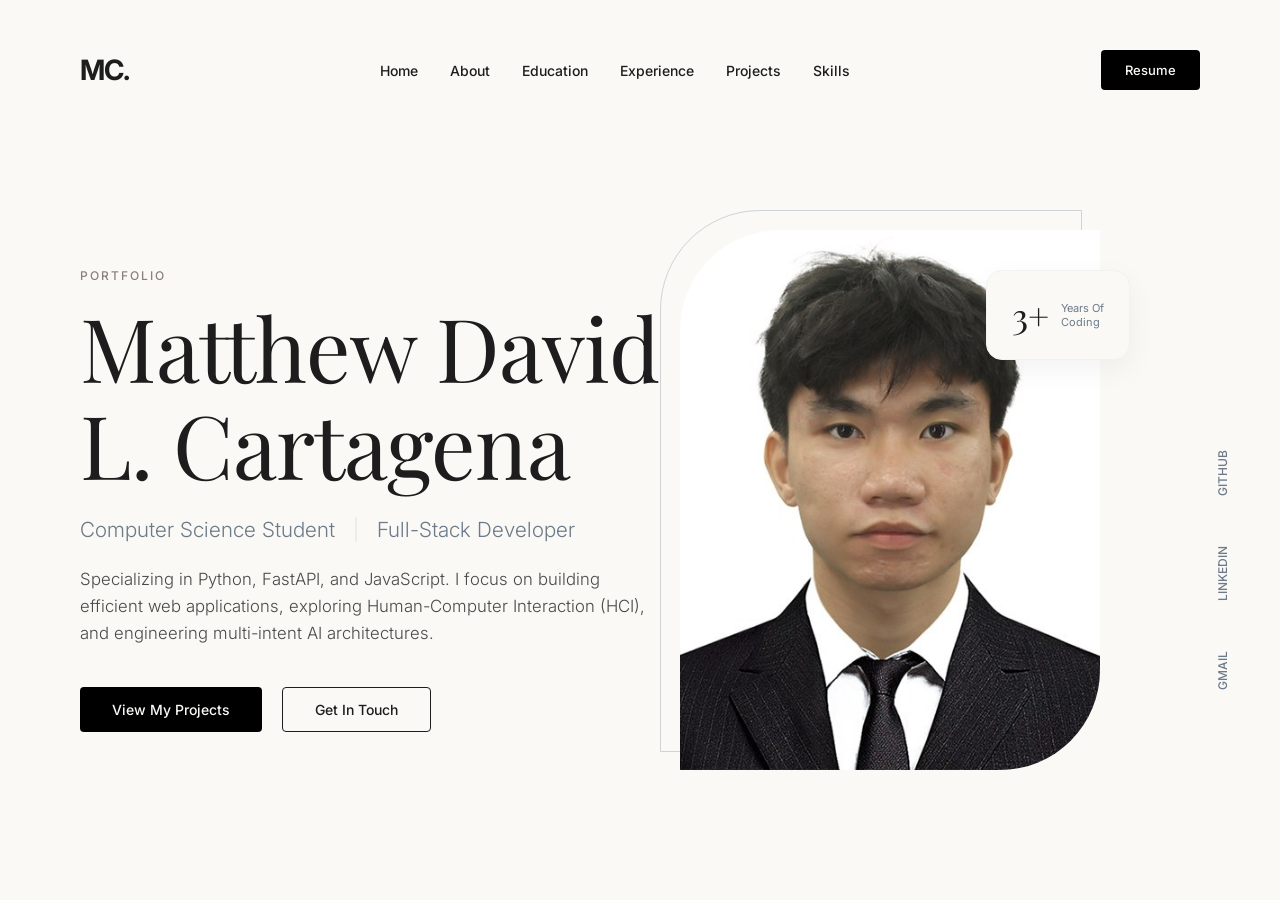
<file: index.html>
<!DOCTYPE html>
<html lang="en">
<head>
    <meta charset="UTF-8">
    <meta name="viewport" content="width=device-width, initial-scale=1.0">
    <title>Matthew David L. Cartagena | Portfolio</title>
    <link rel="preconnect" href="https://fonts.googleapis.com">
    <link rel="preconnect" href="https://fonts.gstatic.com" crossorigin>
    <link href="https://fonts.googleapis.com/css2?family=Inter:wght@300;400;500;600;700&family=Playfair+Display:wght@400;600&display=swap" rel="stylesheet">
    
    <link rel="stylesheet" href="css/styles.css">
    
    <script src="js/script.js" defer></script>
</head>
<body>

    <div class="portfolio-container">
        
        <div id="navbar-placeholder"></div>

        <main class="hero">
            <div class="hero-content fade-in">
                <span class="subtitle-top">Portfolio</span>
                <h1>Matthew David<br>L. Cartagena</h1>
                <h2>Computer Science Student <span class="divider">|</span> Full-Stack Developer</h2>
                <p class="hero-desc">
                    Specializing in Python, FastAPI, and JavaScript. I focus on building efficient web applications, exploring Human-Computer Interaction (HCI), and engineering multi-intent AI architectures.
                </p>
                <div class="actions">
                    <a href="portfolio/projects.html" class="btn-primary">View My Projects</a>
                    <a href="portfolio/contact.html" class="btn-secondary">Get In Touch</a>
                </div>
            </div>

            <div class="hero-image-container fade-in delay-1">
                <img src="assets/profilepic.jpg" alt="Developer Workspace" class="hero-image">
                <div class="badge">
                    <span class="badge-number">3+</span>
                    <span class="badge-text">Years Of<br>Coding</span>
                </div>
            </div>
        </main>

        <div class="social-links fade-in delay-2">
            <a href="#">Github</a>
            <a href="#">LinkedIn</a>
            <a href="#">Gmail</a>
        </div>

    </div>

</body>
</html>
</file>
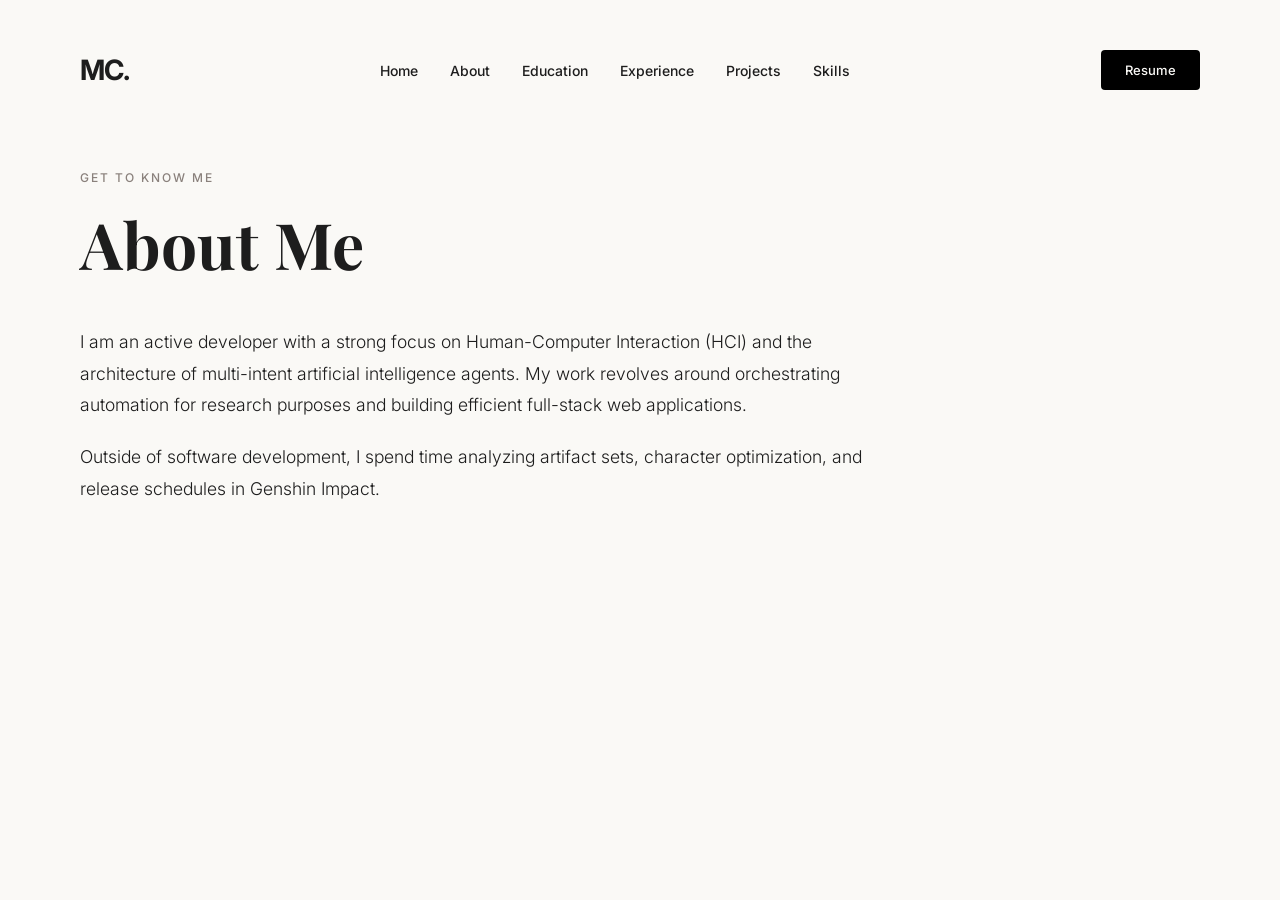
<file: porfolio/about.html>
<!DOCTYPE html>
<html lang="en">
<head>
    <meta charset="UTF-8">
    <meta name="viewport" content="width=device-width, initial-scale=1.0">
    <title>About | Matthew David L. Cartagena</title>
    <link rel="preconnect" href="https://fonts.googleapis.com">
    <link rel="preconnect" href="https://fonts.gstatic.com" crossorigin>
    <link href="https://fonts.googleapis.com/css2?family=Inter:wght@300;400;500;600;700&family=Playfair+Display:wght@400;600&display=swap" rel="stylesheet">
    
    <link rel="stylesheet" href="../css/styles.css">
    <script src="../js/script.js" defer></script>
</head>
<body>
    <div class="portfolio-container">
        <div id="navbar-placeholder"></div>

        <main class="fade-in delay-1" style="padding-top: 40px; max-width: 800px;">
            <span class="subtitle-top">Get To Know Me</span>
            <h1 style="font-family: var(--font-serif); font-size: 4rem; margin-bottom: 40px;">About Me</h1>
            
            <div style="color: var(--primary-text); font-size: 1.1rem; line-height: 1.8; font-weight: 300;">
                <p style="margin-bottom: 20px;">
                    I am an active developer with a strong focus on Human-Computer Interaction (HCI) and the architecture of multi-intent artificial intelligence agents. My work revolves around orchestrating automation for research purposes and building efficient full-stack web applications.
                </p>
                <p>
                    Outside of software development, I spend time analyzing artifact sets, character optimization, and release schedules in Genshin Impact.
                </p>
            </div>
        </main>
    </div>
</body>
</html>
</file>
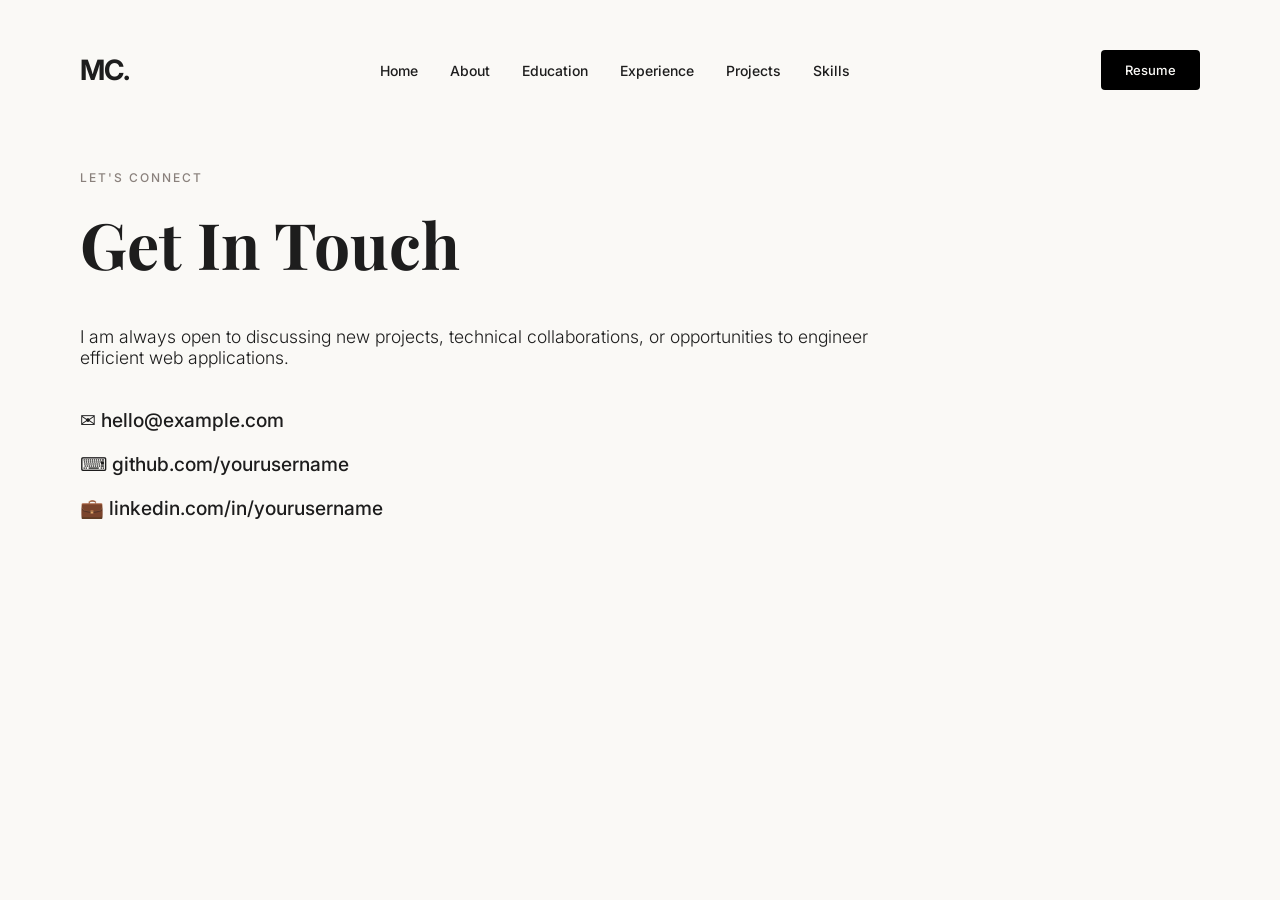
<file: porfolio/contact.html>
<!DOCTYPE html>
<html lang="en">
<head>
    <meta charset="UTF-8">
    <meta name="viewport" content="width=device-width, initial-scale=1.0">
    <title>Contact | Matthew David L. Cartagena</title>
    <link rel="preconnect" href="https://fonts.googleapis.com">
    <link rel="preconnect" href="https://fonts.gstatic.com" crossorigin>
    <link href="https://fonts.googleapis.com/css2?family=Inter:wght@300;400;500;600;700&family=Playfair+Display:wght@400;600&display=swap" rel="stylesheet">
    <link rel="stylesheet" href="../css/styles.css">
    <script src="../js/script.js" defer></script>
</head>
<body>
    <div class="portfolio-container">
        <div id="navbar-placeholder"></div>

        <main class="fade-in delay-1" style="padding-top: 40px; max-width: 800px;">
            <span class="subtitle-top">Let's Connect</span>
            <h1 style="font-family: var(--font-serif); font-size: 4rem; margin-bottom: 40px;">Get In Touch</h1>
            
            <div style="font-weight: 300; font-size: 1.1rem; margin-bottom: 40px;">
                <p>I am always open to discussing new projects, technical collaborations, or opportunities to engineer efficient web applications.</p>
            </div>

            <div style="display: flex; flex-direction: column; gap: 20px;">
                <a href="mailto:hello@example.com" style="color: var(--primary-text); text-decoration: none; font-size: 1.2rem; font-weight: 500;">✉ hello@example.com</a>
                <a href="#" style="color: var(--primary-text); text-decoration: none; font-size: 1.2rem; font-weight: 500;">⌨ github.com/yourusername</a>
                <a href="#" style="color: var(--primary-text); text-decoration: none; font-size: 1.2rem; font-weight: 500;">💼 linkedin.com/in/yourusername</a>
            </div>
        </main>
    </div>
</body>
</html>
</file>
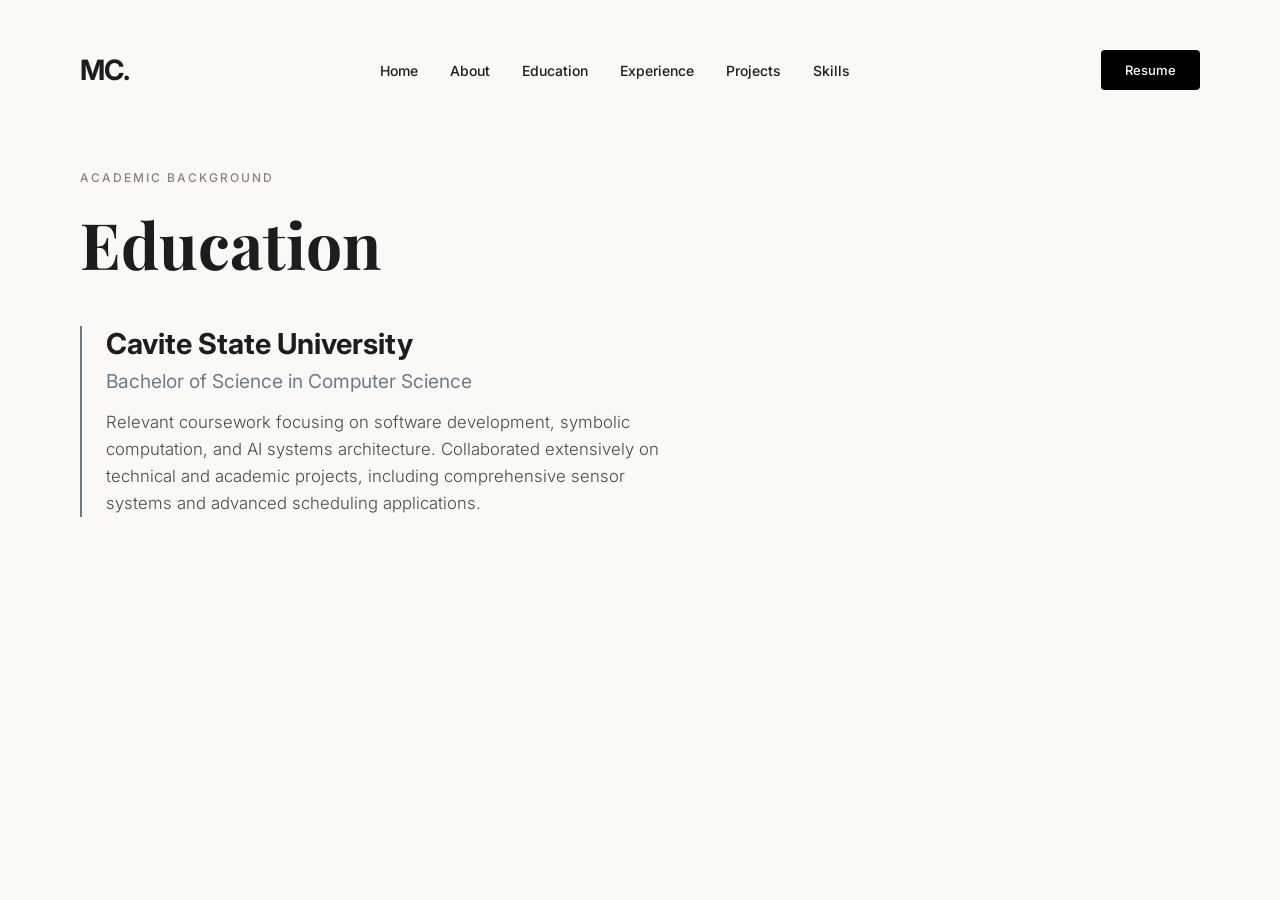
<file: porfolio/education.html>
<!DOCTYPE html>
<html lang="en">
<head>
    <meta charset="UTF-8">
    <meta name="viewport" content="width=device-width, initial-scale=1.0">
    <title>Education | Matthew David L. Cartagena</title>
    <link rel="preconnect" href="https://fonts.googleapis.com">
    <link rel="preconnect" href="https://fonts.gstatic.com" crossorigin>
    <link href="https://fonts.googleapis.com/css2?family=Inter:wght@300;400;500;600;700&family=Playfair+Display:wght@400;600&display=swap" rel="stylesheet">
    <link rel="stylesheet" href="../css/styles.css">
    <script src="../js/script.js" defer></script>
</head>
<body>
    <div class="portfolio-container">
        <div id="navbar-placeholder"></div>

        <main class="fade-in delay-1" style="padding-top: 40px; max-width: 800px;">
            <span class="subtitle-top">Academic Background</span>
            <h1 style="font-family: var(--font-serif); font-size: 4rem; margin-bottom: 40px;">Education</h1>
            
            <div style="border-left: 2px solid var(--accent-primary); padding-left: 24px; margin-bottom: 40px;">
                <h2 style="font-size: 1.8rem; margin-bottom: 8px;">Cavite State University</h2>
                <h3 style="font-size: 1.2rem; color: var(--accent-primary); font-weight: 400; margin-bottom: 16px;">Bachelor of Science in Computer Science</h3>
                <p class="hero-desc">
                    Relevant coursework focusing on software development, symbolic computation, and AI systems architecture. Collaborated extensively on technical and academic projects, including comprehensive sensor systems and advanced scheduling applications.
                </p>
            </div>
        </main>
    </div>
</body>
</html>
</file>
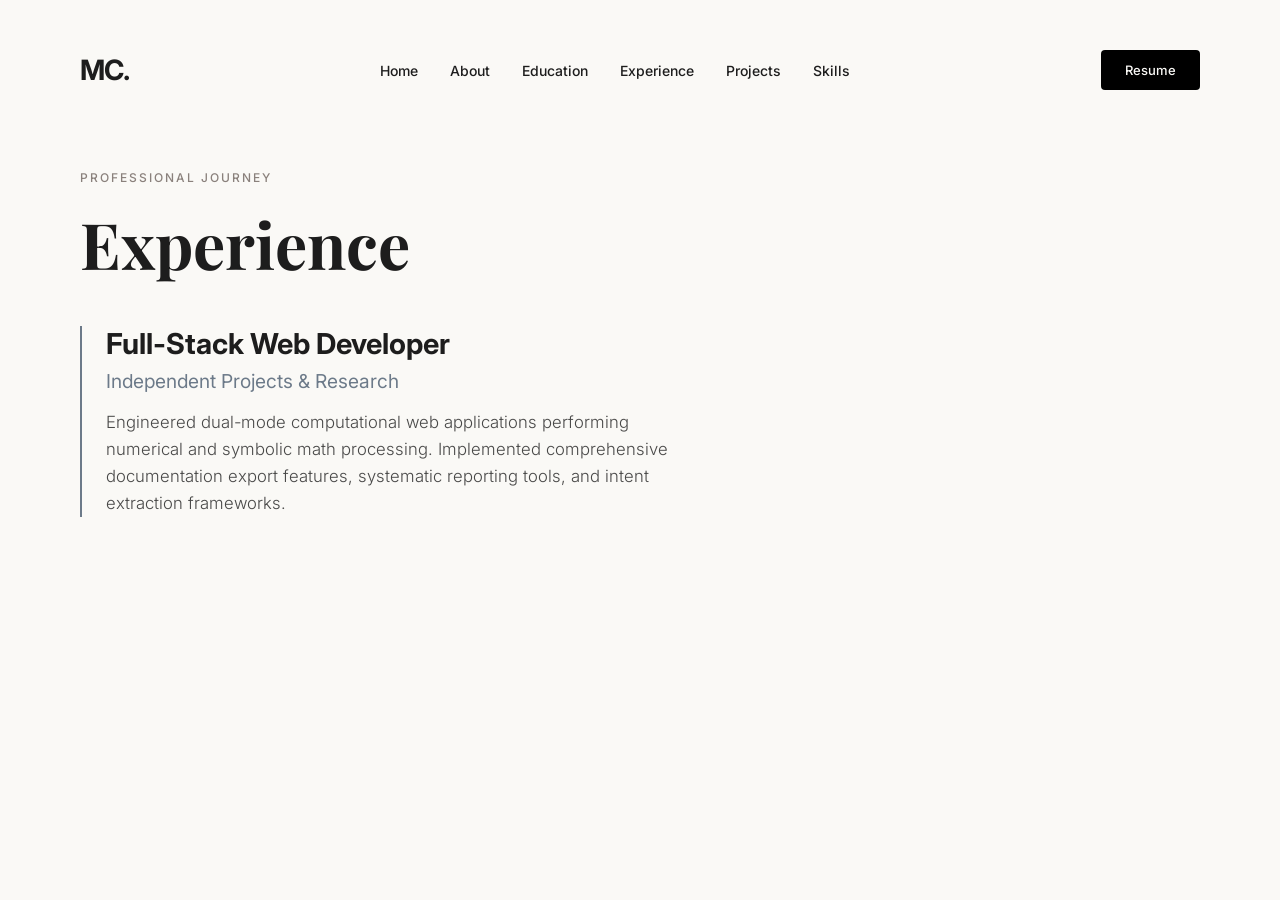
<file: porfolio/experience.html>
<!DOCTYPE html>
<html lang="en">
<head>
    <meta charset="UTF-8">
    <meta name="viewport" content="width=device-width, initial-scale=1.0">
    <title>Experience | Matthew David L. Cartagena</title>
    <link rel="preconnect" href="https://fonts.googleapis.com">
    <link rel="preconnect" href="https://fonts.gstatic.com" crossorigin>
    <link href="https://fonts.googleapis.com/css2?family=Inter:wght@300;400;500;600;700&family=Playfair+Display:wght@400;600&display=swap" rel="stylesheet">
    <link rel="stylesheet" href="../css/styles.css">
    <script src="../js/script.js" defer></script>
</head>
<body>
    <div class="portfolio-container">
        <div id="navbar-placeholder"></div>

        <main class="fade-in delay-1" style="padding-top: 40px; max-width: 800px;">
            <span class="subtitle-top">Professional Journey</span>
            <h1 style="font-family: var(--font-serif); font-size: 4rem; margin-bottom: 40px;">Experience</h1>
            
            <div style="border-left: 2px solid var(--accent-primary); padding-left: 24px; margin-bottom: 40px;">
                <h2 style="font-size: 1.8rem; margin-bottom: 8px;">Full-Stack Web Developer</h2>
                <h3 style="font-size: 1.2rem; color: var(--accent-primary); font-weight: 400; margin-bottom: 16px;">Independent Projects & Research</h3>
                <p class="hero-desc">
                    Engineered dual-mode computational web applications performing numerical and symbolic math processing. Implemented comprehensive documentation export features, systematic reporting tools, and intent extraction frameworks.
                </p>
            </div>
        </main>
    </div>
</body>
</html>
</file>
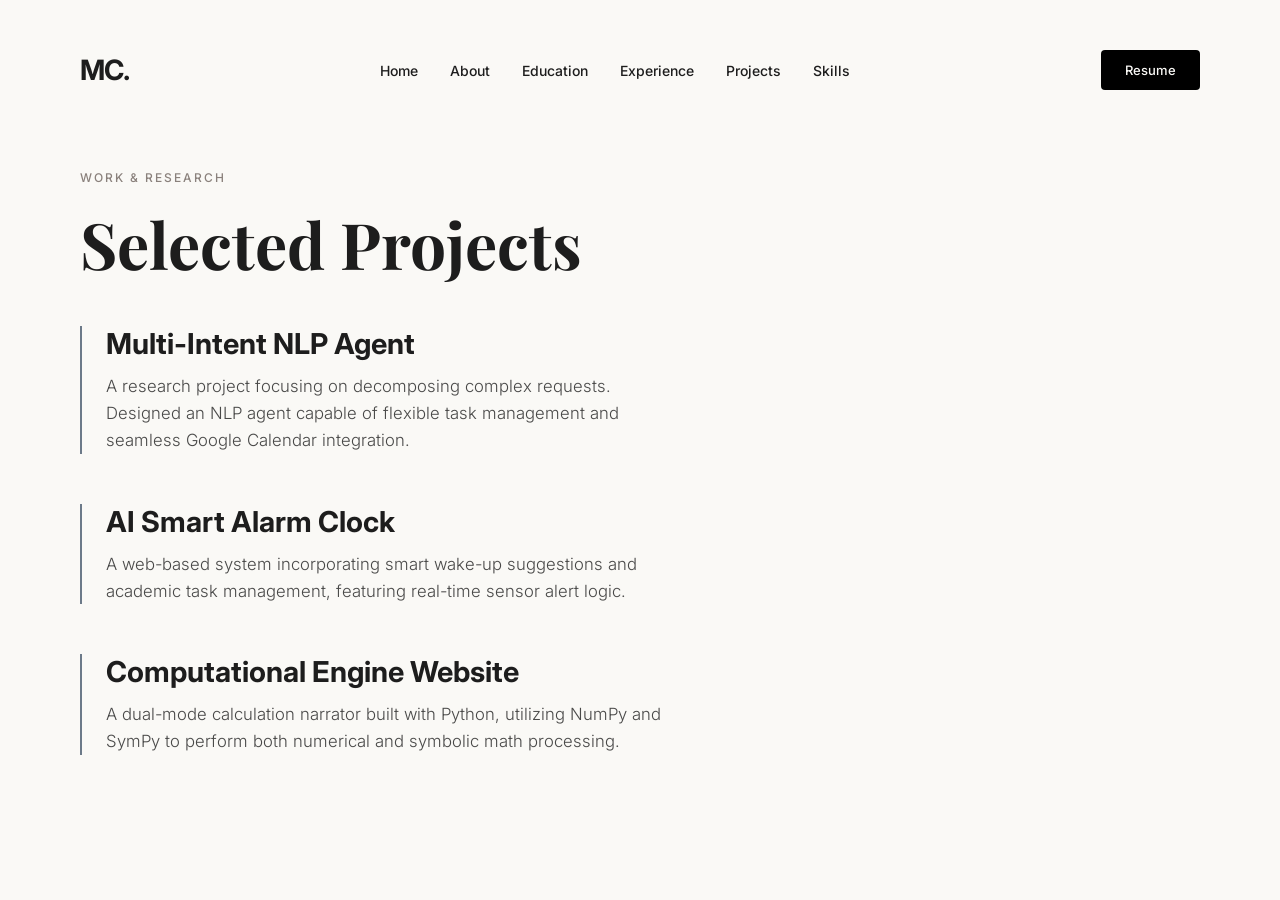
<file: porfolio/projects.html>
<!DOCTYPE html>
<html lang="en">
<head>
    <meta charset="UTF-8">
    <meta name="viewport" content="width=device-width, initial-scale=1.0">
    <title>Projects | Matthew David L. Cartagena</title>
    <link rel="preconnect" href="https://fonts.googleapis.com">
    <link rel="preconnect" href="https://fonts.gstatic.com" crossorigin>
    <link href="https://fonts.googleapis.com/css2?family=Inter:wght@300;400;500;600;700&family=Playfair+Display:wght@400;600&display=swap" rel="stylesheet">
    <link rel="stylesheet" href="../css/styles.css">
    <script src="../js/script.js" defer></script>
</head>
<body>
    <div class="portfolio-container">
        <div id="navbar-placeholder"></div>

        <main class="fade-in delay-1" style="padding-top: 40px; max-width: 800px;">
            <span class="subtitle-top">Work & Research</span>
            <h1 style="font-family: var(--font-serif); font-size: 4rem; margin-bottom: 40px;">Selected Projects</h1>
            
            <div style="margin-bottom: 50px; border-left: 2px solid var(--accent-primary); padding-left: 24px;">
                <h2 style="font-size: 1.8rem; margin-bottom: 12px; color: var(--primary-text);">Multi-Intent NLP Agent</h2>
                <p class="hero-desc" style="margin-bottom: 16px;">
                    A research project focusing on decomposing complex requests. Designed an NLP agent capable of flexible task management and seamless Google Calendar integration.
                </p>
            </div>

            <div style="margin-bottom: 50px; border-left: 2px solid var(--accent-primary); padding-left: 24px;">
                <h2 style="font-size: 1.8rem; margin-bottom: 12px; color: var(--primary-text);">AI Smart Alarm Clock</h2>
                <p class="hero-desc" style="margin-bottom: 16px;">
                    A web-based system incorporating smart wake-up suggestions and academic task management, featuring real-time sensor alert logic.
                </p>
            </div>
            
            <div style="margin-bottom: 50px; border-left: 2px solid var(--accent-primary); padding-left: 24px;">
                <h2 style="font-size: 1.8rem; margin-bottom: 12px; color: var(--primary-text);">Computational Engine Website</h2>
                <p class="hero-desc" style="margin-bottom: 16px;">
                    A dual-mode calculation narrator built with Python, utilizing NumPy and SymPy to perform both numerical and symbolic math processing.
                </p>
            </div>
        </main>
    </div>
</body>
</html>
</file>
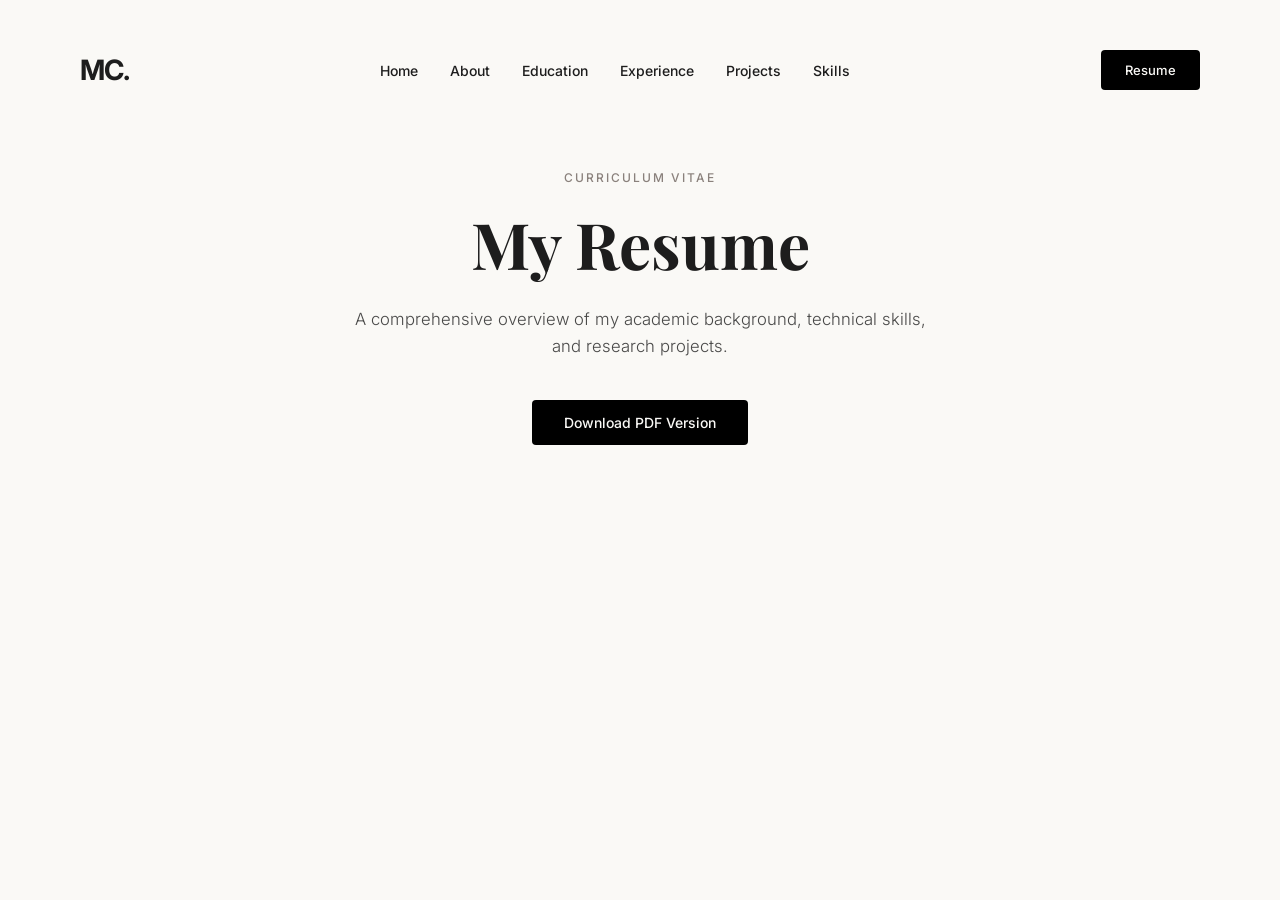
<file: porfolio/resume.html>
<!DOCTYPE html>
<html lang="en">
<head>
    <meta charset="UTF-8">
    <meta name="viewport" content="width=device-width, initial-scale=1.0">
    <title>Resume | Matthew David L. Cartagena</title>
    <link rel="preconnect" href="https://fonts.googleapis.com">
    <link rel="preconnect" href="https://fonts.gstatic.com" crossorigin>
    <link href="https://fonts.googleapis.com/css2?family=Inter:wght@300;400;500;600;700&family=Playfair+Display:wght@400;600&display=swap" rel="stylesheet">
    <link rel="stylesheet" href="../css/styles.css">
    <script src="../js/script.js" defer></script>
</head>
<body>
    <div class="portfolio-container">
        <div id="navbar-placeholder"></div>

        <main class="fade-in delay-1" style="padding-top: 40px; max-width: 800px; text-align: center; margin: 0 auto;">
            <span class="subtitle-top">Curriculum Vitae</span>
            <h1 style="font-family: var(--font-serif); font-size: 4rem; margin-bottom: 20px;">My Resume</h1>
            <p class="hero-desc" style="margin: 0 auto 40px auto;">
                A comprehensive overview of my academic background, technical skills, and research projects.
            </p>
            
            <a href="#" class="btn-primary" style="display: inline-block;">Download PDF Version</a>
        </main>
    </div>
</body>
</html>
</file>
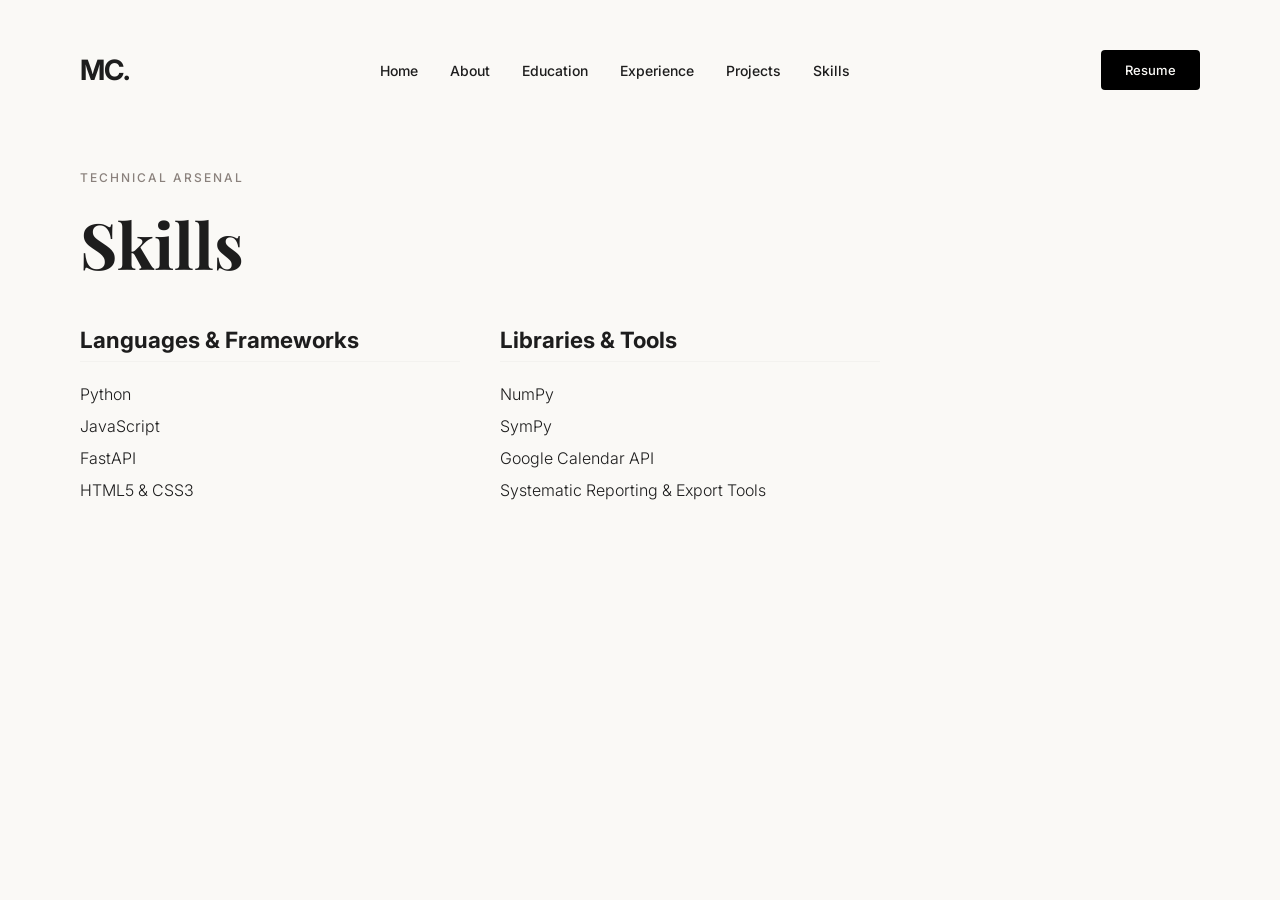
<file: porfolio/skills.html>
<!DOCTYPE html>
<html lang="en">
<head>
    <meta charset="UTF-8">
    <meta name="viewport" content="width=device-width, initial-scale=1.0">
    <title>Skills | Matthew David L. Cartagena</title>
    <link rel="preconnect" href="https://fonts.googleapis.com">
    <link rel="preconnect" href="https://fonts.gstatic.com" crossorigin>
    <link href="https://fonts.googleapis.com/css2?family=Inter:wght@300;400;500;600;700&family=Playfair+Display:wght@400;600&display=swap" rel="stylesheet">
    <link rel="stylesheet" href="../css/styles.css">
    <script src="../js/script.js" defer></script>
</head>
<body>
    <div class="portfolio-container">
        <div id="navbar-placeholder"></div>

        <main class="fade-in delay-1" style="padding-top: 40px; max-width: 800px;">
            <span class="subtitle-top">Technical Arsenal</span>
            <h1 style="font-family: var(--font-serif); font-size: 4rem; margin-bottom: 40px;">Skills</h1>
            
            <div style="display: grid; grid-template-columns: 1fr 1fr; gap: 40px;">
                <div>
                    <h2 style="font-size: 1.4rem; margin-bottom: 16px; border-bottom: 1px solid var(--bg-secondary); padding-bottom: 8px;">Languages & Frameworks</h2>
                    <ul style="list-style-type: none; line-height: 2; font-weight: 300;">
                        <li>Python</li>
                        <li>JavaScript</li>
                        <li>FastAPI</li>
                        <li>HTML5 & CSS3</li>
                    </ul>
                </div>
                <div>
                    <h2 style="font-size: 1.4rem; margin-bottom: 16px; border-bottom: 1px solid var(--bg-secondary); padding-bottom: 8px;">Libraries & Tools</h2>
                    <ul style="list-style-type: none; line-height: 2; font-weight: 300;">
                        <li>NumPy</li>
                        <li>SymPy</li>
                        <li>Google Calendar API</li>
                        <li>Systematic Reporting & Export Tools</li>
                    </ul>
                </div>
            </div>
        </main>
    </div>
</body>
</html>
</file>
<file: css/styles.css>
/* =========================================
   CSS Reset & Variables
   ========================================= */
   * {
    margin: 0;
    padding: 0;
    box-sizing: border-box;
}

:root {
    --primary-text: #1D1D1D;
    --accent-primary: #6C7A89;
    --accent-secondary: #8A817C;
    --bg-main: #FAF9F6;
    --bg-secondary: #F3F2EF;
    --btn-black: #000000;
    --btn-hover: #333333;
    --font-serif: 'Playfair Display', serif;
    --font-sans: 'Inter', sans-serif;
}

body {
    font-family: var(--font-sans);
    background-color: var(--bg-main);
    color: var(--primary-text);
    min-height: 100vh;
    -webkit-font-smoothing: antialiased;
}

::selection {
    background: var(--accent-primary);
    color: white;
}

/* =========================================
   Animations & Utilities
   ========================================= */
.fade-in {
    opacity: 0;
    animation: fadeIn 1.2s ease-out forwards;
}

.delay-1 { animation-delay: 0.2s; }
.delay-2 { animation-delay: 0.4s; }

@keyframes fadeIn {
    from { opacity: 0; transform: translateY(15px); }
    to { opacity: 1; transform: translateY(0); }
}

.divider {
    color: #E5E5E5;
    margin: 0 12px;
}

/* =========================================
   Layout Container
   ========================================= */
.portfolio-container {
    width: 100%;
    max-width: 1400px;
    margin: 0 auto;
    padding: 50px 80px;
    position: relative;
    min-height: 100vh;
    display: flex;
    flex-direction: column;
}

/* =========================================
   Navigation Header
   ========================================= */
header {
    display: flex;
    justify-content: space-between;
    align-items: center;
    padding-bottom: 40px;
}

.logo {
    font-family: var(--font-sans);
    font-size: 28px;
    font-weight: 700;
    letter-spacing: -1px;
    text-decoration: none;
    color: var(--primary-text);
}

nav ul {
    display: flex;
    list-style: none;
    gap: 32px;
    flex-wrap: wrap;
    justify-content: center;
}

nav a {
    text-decoration: none;
    color: var(--primary-text);
    font-size: 14px;
    font-weight: 500;
    transition: color 0.2s ease;
}

nav a:hover {
    color: var(--accent-primary);
}

.btn-nav {
    background-color: var(--btn-black);
    color: #FAF9F6;
    padding: 12px 24px;
    text-decoration: none;
    font-size: 13px;
    font-weight: 500;
    border-radius: 4px;
    transition: background-color 0.3s ease;
}

.btn-nav:hover {
    background-color: var(--btn-hover);
}

/* =========================================
   Hero Section
   ========================================= */
.hero {
    display: flex;
    justify-content: space-between;
    align-items: center;
    flex-grow: 1;
    padding-right: 100px;
    padding-top: 20px;
}

.hero-content {
    max-width: 650px;
}

.subtitle-top {
    color: var(--accent-secondary);
    font-weight: 500;
    letter-spacing: 2px;
    text-transform: uppercase;
    font-size: 12px;
    margin-bottom: 16px;
    display: block;
}

.hero-content h1 {
    font-family: var(--font-serif);
    font-size: 5.5rem;
    line-height: 1.1;
    font-weight: 400;
    margin-bottom: 24px;
    letter-spacing: -1px;
    color: var(--primary-text);
}

.hero-content h2 {
    font-size: 1.3rem;
    color: var(--accent-primary);
    font-weight: 300;
    margin-bottom: 24px;
}

.hero-desc {
    font-size: 1.05rem;
    line-height: 1.6;
    color: rgba(29, 29, 29, 0.8);
    font-weight: 300;
    margin-bottom: 40px;
    max-width: 580px;
}

.actions {
    display: flex;
    align-items: center;
    gap: 20px;
}

.btn-primary {
    background-color: var(--btn-black);
    color: #FAF9F6;
    padding: 14px 32px;
    text-decoration: none;
    font-size: 14px;
    font-weight: 500;
    border-radius: 4px;
    transition: background-color 0.3s ease;
}

.btn-primary:hover {
    background-color: var(--btn-hover);
}

.btn-secondary {
    text-decoration: none;
    color: var(--primary-text);
    font-size: 14px;
    font-weight: 500;
    padding: 13px 32px;
    border: 1px solid var(--primary-text);
    border-radius: 4px;
    transition: background-color 0.3s ease;
}

.btn-secondary:hover {
    background-color: var(--bg-secondary);
}

/* =========================================
   Right Content: Image & Badge
   ========================================= */
.hero-image-container {
    position: relative;
    width: 420px;
    height: 540px;
}

.hero-image {
    width: 100%;
    height: 100%;
    object-fit: cover;
    border-radius: 100px 0 100px 0;
    position: relative;
    z-index: 2;
}

.hero-image-container::before {
    content: "";
    position: absolute;
    top: -20px;
    left: -20px;
    width: 100%;
    height: 100%;
    border: 1px solid var(--accent-primary);
    border-radius: 100px 0 100px 0;
    z-index: 1;
    opacity: 0.3;
}

.badge {
    position: absolute;
    top: 40px;
    right: -30px;
    background: var(--bg-main);
    padding: 20px 25px;
    border-radius: 16px;
    border: 1px solid var(--bg-secondary);
    box-shadow: 0 10px 30px rgba(0,0,0,0.05);
    display: flex;
    align-items: center;
    gap: 12px;
    z-index: 3;
}

.badge-number {
    font-size: 36px;
    font-weight: 400;
    font-family: var(--font-serif);
    color: var(--primary-text);
}

.badge-text {
    font-size: 11px;
    color: var(--accent-primary);
    line-height: 1.3;
}

/* =========================================
   Vertical Social Links
   ========================================= */
.social-links {
    position: absolute;
    right: 50px;
    top: 50%;
    transform: translateY(-50%);
    display: flex;
    flex-direction: column;
    gap: 50px;
}

.social-links a {
    text-decoration: none;
    color: var(--accent-primary);
    font-size: 12px;
    font-weight: 500;
    text-transform: uppercase;
    writing-mode: vertical-rl;
    transform: rotate(180deg);
    transition: color 0.3s ease;
}

.social-links a:hover {
    color: var(--primary-text);
}

/* =========================================
   Responsive Adjustments
   ========================================= */
@media (max-width: 1100px) {
    .hero-content h1 { font-size: 4.5rem; }
    .hero-image-container { width: 380px; height: 500px; }
}

@media (max-width: 900px) {
    .portfolio-container { padding: 40px 30px; }
    .hero { flex-direction: column; text-align: center; gap: 80px; padding-right: 0; }
    .hero-content h1 { font-size: 4rem; }
    .hero-desc { margin: 0 auto 40px auto; }
    .actions { justify-content: center; flex-direction: column; width: 100%; }
    .btn-primary, .btn-secondary { width: 100%; max-width: 300px; text-align: center; }
    .social-links { display: none; }
    .hero-image-container { margin: 0 auto; width: 100%; max-width: 420px; }
    nav ul { display: none; }
}

/* =========================================
   Mobile Navigation Elements
   ========================================= */
   .menu-toggle {
    display: none;
    flex-direction: column;
    cursor: pointer;
    gap: 6px;
    z-index: 100; /* Stays above the slide-out menu */
}

.menu-toggle .bar {
    width: 30px;
    height: 2px;
    background-color: var(--primary-text);
    transition: all 0.3s ease-in-out;
}

.mobile-btn {
    display: none;
}

/* =========================================
   Responsive Adjustments
   ========================================= */
@media (max-width: 1100px) {
    .hero-content h1 { font-size: 4.5rem; }
    .hero-image-container { width: 380px; height: 500px; }
}

@media (max-width: 900px) {
    .portfolio-container { padding: 40px 30px; }
    .hero { flex-direction: column; text-align: center; gap: 80px; padding-right: 0; }
    .hero-content h1 { font-size: 4rem; }
    .hero-desc { margin: 0 auto 40px auto; }
    .actions { justify-content: center; flex-direction: column; width: 100%; }
    .btn-primary, .btn-secondary { width: 100%; max-width: 300px; text-align: center; }
    .social-links { display: none; }
    .hero-image-container { margin: 0 auto; width: 100%; max-width: 420px; }
    
    /* --- Mobile Menu Styles --- */
    .menu-toggle { display: flex; }
    .desktop-btn { display: none; }
    .mobile-btn { display: block; margin-top: 30px; }

    .nav-menu {
        position: fixed;
        top: 0;
        right: -100%; /* Hidden off-screen by default */
        width: 100%;
        height: 100vh;
        background-color: var(--bg-main);
        display: flex;
        flex-direction: column;
        justify-content: center;
        align-items: center;
        transition: right 0.4s ease-in-out;
        z-index: 99;
    }

    /* Class added by JS to slide the menu in */
    .nav-menu.active {
        right: 0; 
    }

    .nav-menu ul {
        display: flex;
        flex-direction: column;
        align-items: center;
        gap: 40px;
    }

    .nav-menu a {
        font-size: 1.5rem; /* Larger text for easy tapping */
    }

    /* Hamburger to 'X' Animation */
    .menu-toggle.is-active .bar:nth-child(2) { opacity: 0; }
    .menu-toggle.is-active .bar:nth-child(1) { transform: translateY(8px) rotate(45deg); }
    .menu-toggle.is-active .bar:nth-child(3) { transform: translateY(-8px) rotate(-45deg); }
}
</file>
